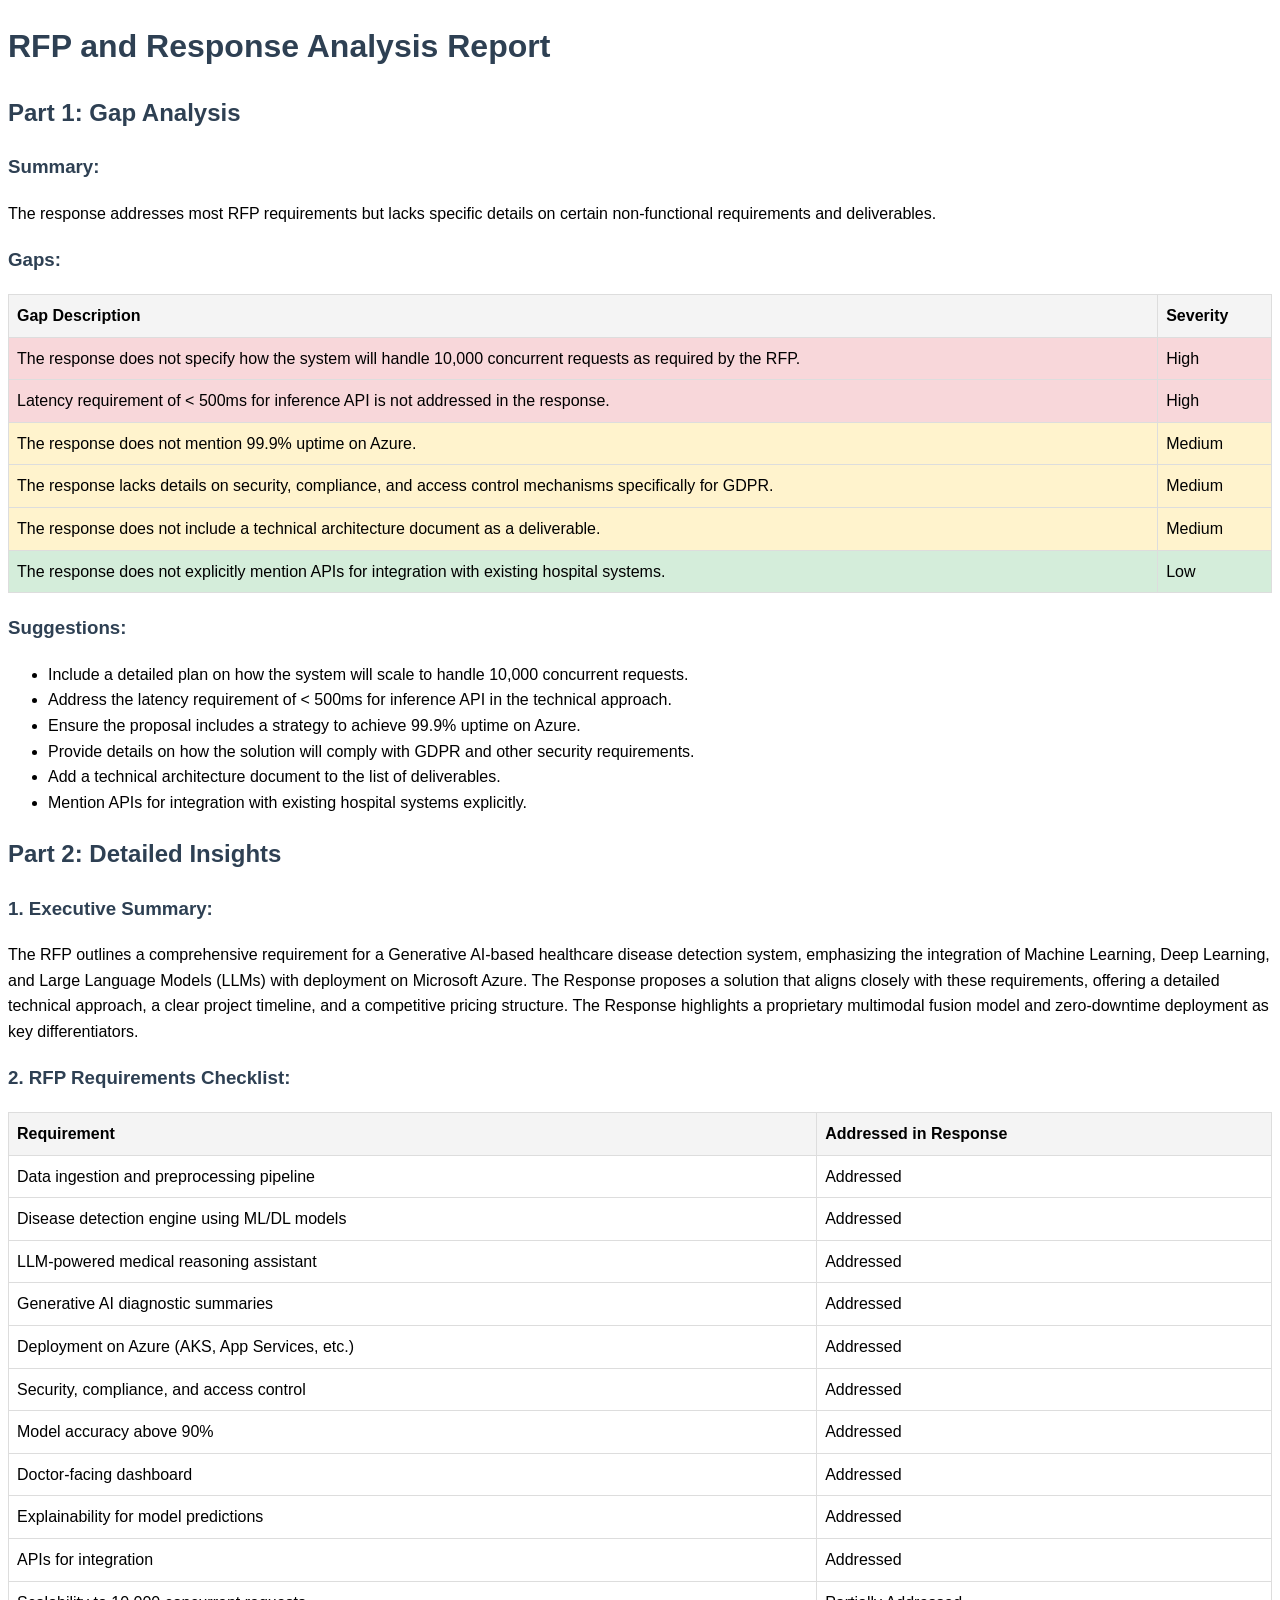
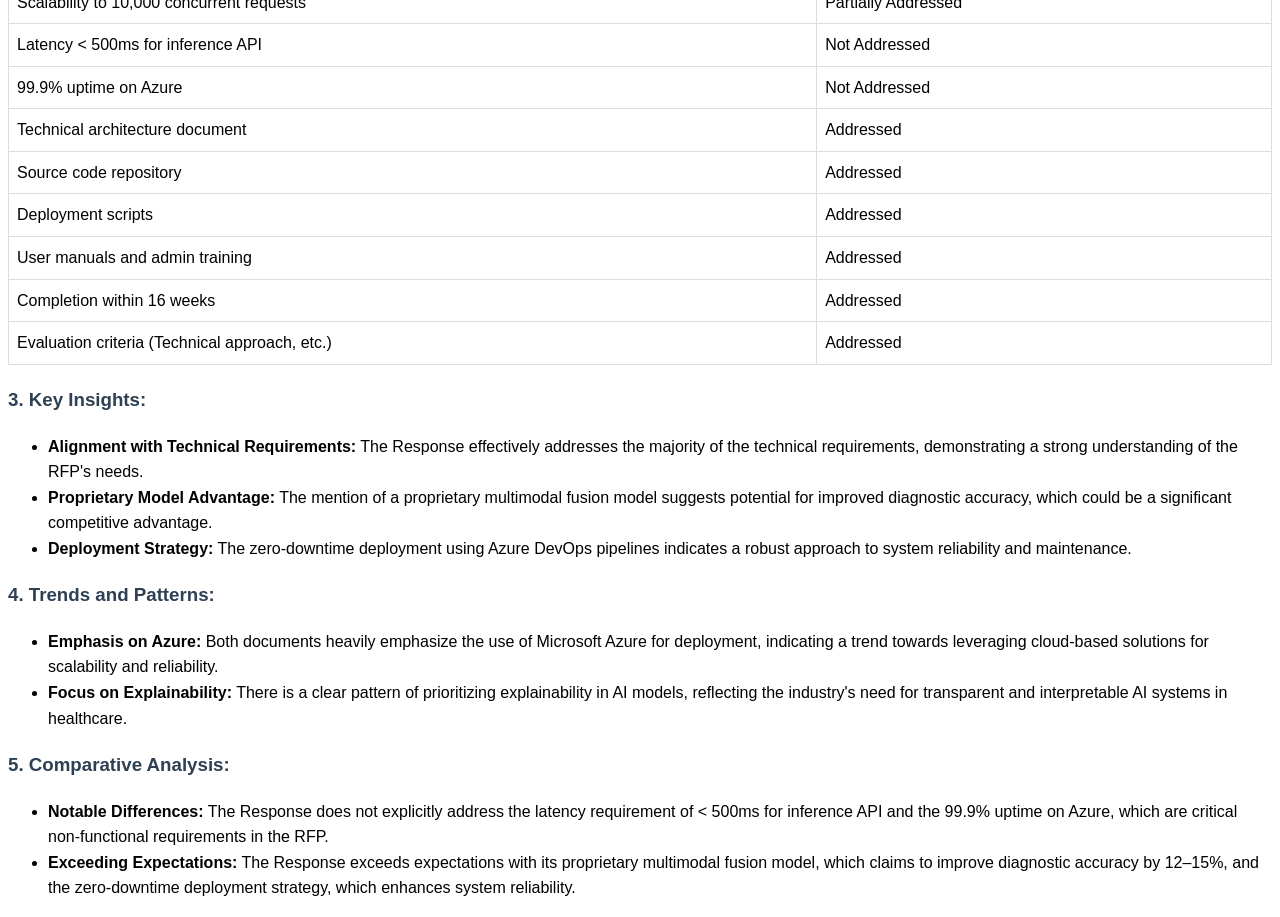
<file: downloadable_reports/report_AGI5123XVB_3eab1627-b64f-411a-a944-a743f4925430.html>
<!DOCTYPE html>
<html lang="en">
<head>
    <meta charset="UTF-8">
    <meta name="viewport" content="width=device-width, initial-scale=1.0">
    <title>RFP and Response Analysis Report</title>
    <style>
        body {
            font-family: Arial, sans-serif;
            line-height: 1.6;
        }
        h1, h2, h3 {
            color: #2E4053;
        }
        table {
            width: 100%;
            border-collapse: collapse;
            margin-bottom: 20px;
        }
        th, td {
            padding: 8px;
            text-align: left;
            border: 1px solid #ddd;
        }
        th {
            background-color: #f4f4f4;
        }
        .severity-high {
            background-color: #f8d7da;
        }
        .severity-medium {
            background-color: #fff3cd;
        }
        .severity-low {
            background-color: #d4edda;
        }
    </style>
</head>
<body>

    <h1>RFP and Response Analysis Report</h1>

    <h2>Part 1: Gap Analysis</h2>
    <h3>Summary:</h3>
    <p>The response addresses most RFP requirements but lacks specific details on certain non-functional requirements and deliverables.</p>

    <h3>Gaps:</h3>
    <table>
        <thead>
            <tr>
                <th>Gap Description</th>
                <th>Severity</th>
            </tr>
        </thead>
        <tbody>
            <tr class="severity-high">
                <td>The response does not specify how the system will handle 10,000 concurrent requests as required by the RFP.</td>
                <td>High</td>
            </tr>
            <tr class="severity-high">
                <td>Latency requirement of &lt; 500ms for inference API is not addressed in the response.</td>
                <td>High</td>
            </tr>
            <tr class="severity-medium">
                <td>The response does not mention 99.9% uptime on Azure.</td>
                <td>Medium</td>
            </tr>
            <tr class="severity-medium">
                <td>The response lacks details on security, compliance, and access control mechanisms specifically for GDPR.</td>
                <td>Medium</td>
            </tr>
            <tr class="severity-medium">
                <td>The response does not include a technical architecture document as a deliverable.</td>
                <td>Medium</td>
            </tr>
            <tr class="severity-low">
                <td>The response does not explicitly mention APIs for integration with existing hospital systems.</td>
                <td>Low</td>
            </tr>
        </tbody>
    </table>

    <h3>Suggestions:</h3>
    <ul>
        <li>Include a detailed plan on how the system will scale to handle 10,000 concurrent requests.</li>
        <li>Address the latency requirement of &lt; 500ms for inference API in the technical approach.</li>
        <li>Ensure the proposal includes a strategy to achieve 99.9% uptime on Azure.</li>
        <li>Provide details on how the solution will comply with GDPR and other security requirements.</li>
        <li>Add a technical architecture document to the list of deliverables.</li>
        <li>Mention APIs for integration with existing hospital systems explicitly.</li>
    </ul>

    <h2>Part 2: Detailed Insights</h2>

    <h3>1. Executive Summary:</h3>
    <p>The RFP outlines a comprehensive requirement for a Generative AI-based healthcare disease detection system, emphasizing the integration of Machine Learning, Deep Learning, and Large Language Models (LLMs) with deployment on Microsoft Azure. The Response proposes a solution that aligns closely with these requirements, offering a detailed technical approach, a clear project timeline, and a competitive pricing structure. The Response highlights a proprietary multimodal fusion model and zero-downtime deployment as key differentiators.</p>

    <h3>2. RFP Requirements Checklist:</h3>
    <table>
        <thead>
            <tr>
                <th>Requirement</th>
                <th>Addressed in Response</th>
            </tr>
        </thead>
        <tbody>
            <tr>
                <td>Data ingestion and preprocessing pipeline</td>
                <td>Addressed</td>
            </tr>
            <tr>
                <td>Disease detection engine using ML/DL models</td>
                <td>Addressed</td>
            </tr>
            <tr>
                <td>LLM-powered medical reasoning assistant</td>
                <td>Addressed</td>
            </tr>
            <tr>
                <td>Generative AI diagnostic summaries</td>
                <td>Addressed</td>
            </tr>
            <tr>
                <td>Deployment on Azure (AKS, App Services, etc.)</td>
                <td>Addressed</td>
            </tr>
            <tr>
                <td>Security, compliance, and access control</td>
                <td>Addressed</td>
            </tr>
            <tr>
                <td>Model accuracy above 90%</td>
                <td>Addressed</td>
            </tr>
            <tr>
                <td>Doctor-facing dashboard</td>
                <td>Addressed</td>
            </tr>
            <tr>
                <td>Explainability for model predictions</td>
                <td>Addressed</td>
            </tr>
            <tr>
                <td>APIs for integration</td>
                <td>Addressed</td>
            </tr>
            <tr>
                <td>Scalability to 10,000 concurrent requests</td>
                <td>Partially Addressed</td>
            </tr>
            <tr>
                <td>Latency &lt; 500ms for inference API</td>
                <td>Not Addressed</td>
            </tr>
            <tr>
                <td>99.9% uptime on Azure</td>
                <td>Not Addressed</td>
            </tr>
            <tr>
                <td>Technical architecture document</td>
                <td>Addressed</td>
            </tr>
            <tr>
                <td>Source code repository</td>
                <td>Addressed</td>
            </tr>
            <tr>
                <td>Deployment scripts</td>
                <td>Addressed</td>
            </tr>
            <tr>
                <td>User manuals and admin training</td>
                <td>Addressed</td>
            </tr>
            <tr>
                <td>Completion within 16 weeks</td>
                <td>Addressed</td>
            </tr>
            <tr>
                <td>Evaluation criteria (Technical approach, etc.)</td>
                <td>Addressed</td>
            </tr>
        </tbody>
    </table>

    <h3>3. Key Insights:</h3>
    <ul>
        <li><strong>Alignment with Technical Requirements:</strong> The Response effectively addresses the majority of the technical requirements, demonstrating a strong understanding of the RFP's needs.</li>
        <li><strong>Proprietary Model Advantage:</strong> The mention of a proprietary multimodal fusion model suggests potential for improved diagnostic accuracy, which could be a significant competitive advantage.</li>
        <li><strong>Deployment Strategy:</strong> The zero-downtime deployment using Azure DevOps pipelines indicates a robust approach to system reliability and maintenance.</li>
    </ul>

    <h3>4. Trends and Patterns:</h3>
    <ul>
        <li><strong>Emphasis on Azure:</strong> Both documents heavily emphasize the use of Microsoft Azure for deployment, indicating a trend towards leveraging cloud-based solutions for scalability and reliability.</li>
        <li><strong>Focus on Explainability:</strong> There is a clear pattern of prioritizing explainability in AI models, reflecting the industry's need for transparent and interpretable AI systems in healthcare.</li>
    </ul>

    <h3>5. Comparative Analysis:</h3>
    <ul>
        <li><strong>Notable Differences:</strong> The Response does not explicitly address the latency requirement of &lt; 500ms for inference API and the 99.9% uptime on Azure, which are critical non-functional requirements in the RFP.</li>
        <li><strong>Exceeding Expectations:</strong> The Response exceeds expectations with its proprietary multimodal fusion model, which claims to improve diagnostic accuracy by 12–15%, and the zero-downtime deployment strategy, which enhances system reliability.</li>
    </ul>

</body>
</html>
</file>
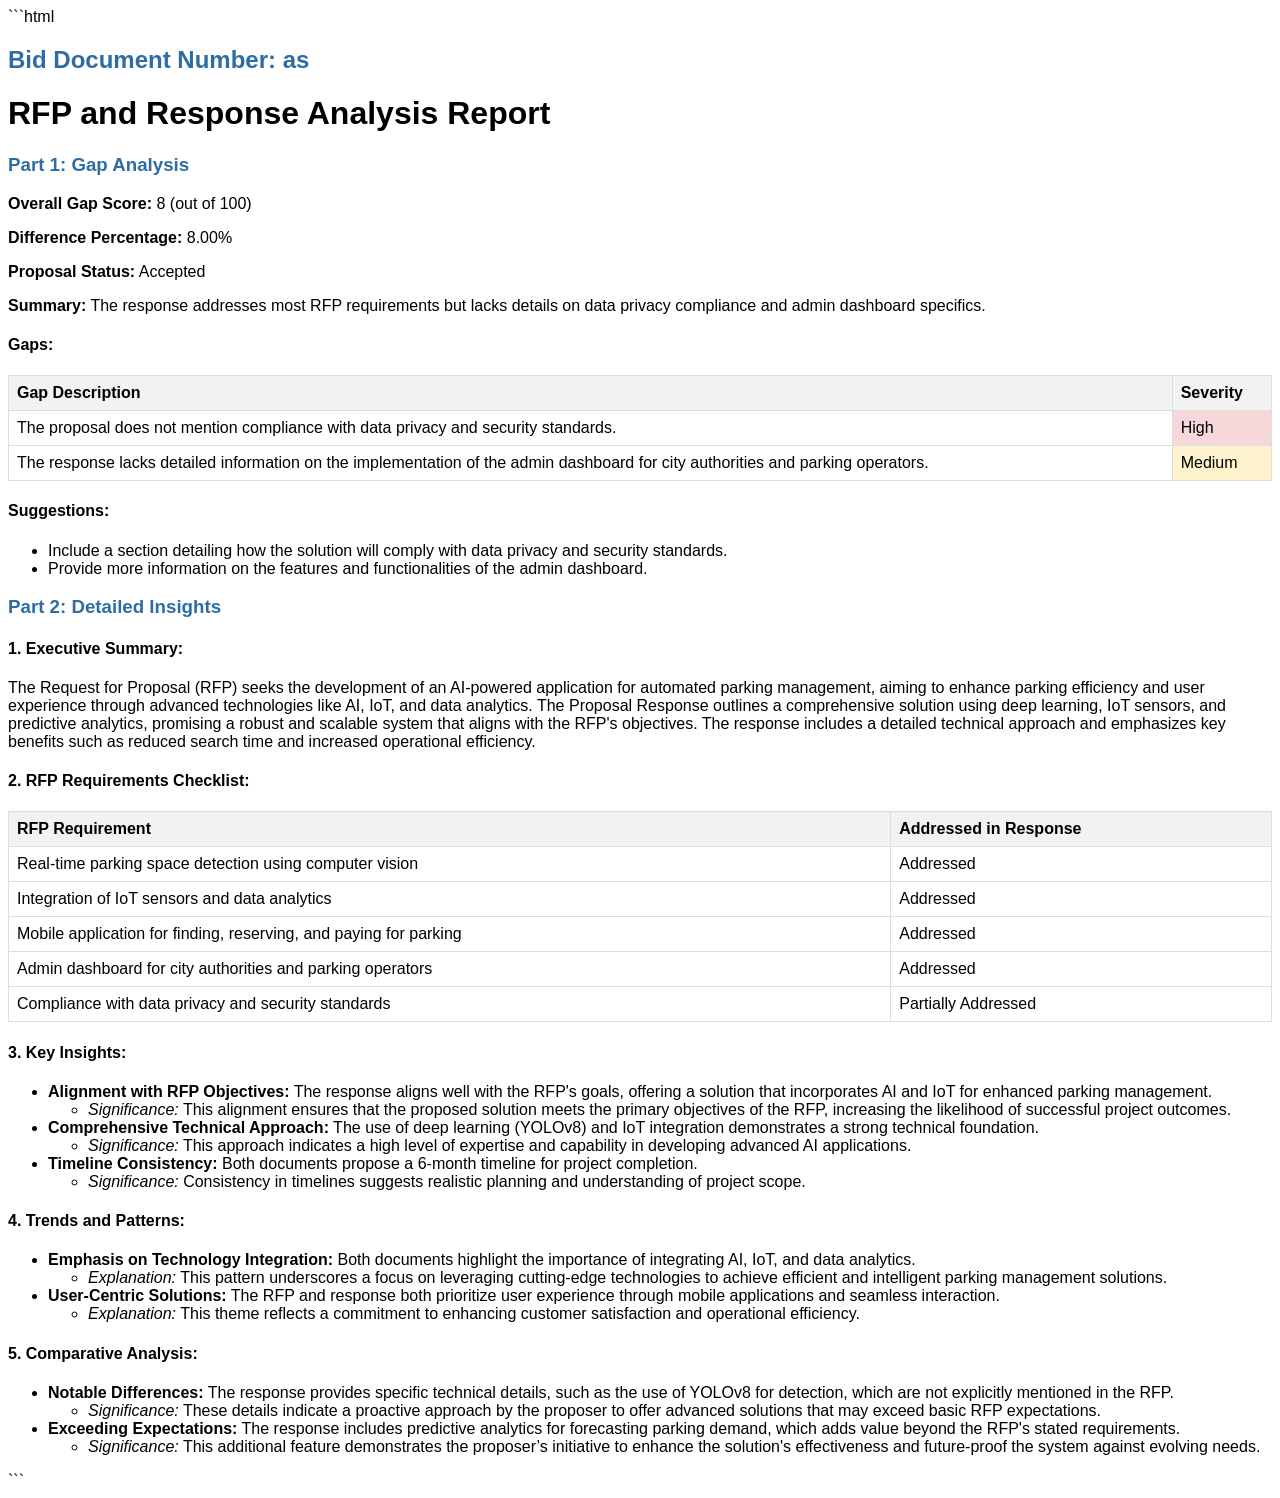
<file: downloadable_reports/report_as_8a10b00a-d283-49e8-816c-cf03c0f2b745.html>
```html
<!DOCTYPE html>
<html lang="en">
<head>
    <meta charset="UTF-8">
    <meta name="viewport" content="width=device-width, initial-scale=1.0">
    <title>RFP and Response Analysis Report</title>
    <style>
        body { font-family: Arial, sans-serif; }
        h2, h3 { color: #2E6DA4; }
        table { width: 100%; border-collapse: collapse; margin-bottom: 20px; }
        th, td { border: 1px solid #ddd; padding: 8px; text-align: left; }
        th { background-color: #f2f2f2; }
        .high { background-color: #f8d7da; }
        .medium { background-color: #fff3cd; }
        .low { background-color: #d4edda; }
    </style>
</head>
<body>

    <h2>Bid Document Number: as</h2>
    <h1>RFP and Response Analysis Report</h1>

    <h3>Part 1: Gap Analysis</h3>

    <p><strong>Overall Gap Score:</strong> 8 (out of 100)</p>
    <p><strong>Difference Percentage:</strong> 8.00%</p>
    <p><strong>Proposal Status:</strong> Accepted</p>
    <p><strong>Summary:</strong> The response addresses most RFP requirements but lacks details on data privacy compliance and admin dashboard specifics.</p>

    <h4>Gaps:</h4>
    <table>
        <tr>
            <th>Gap Description</th>
            <th>Severity</th>
        </tr>
        <tr>
            <td>The proposal does not mention compliance with data privacy and security standards.</td>
            <td class="high">High</td>
        </tr>
        <tr>
            <td>The response lacks detailed information on the implementation of the admin dashboard for city authorities and parking operators.</td>
            <td class="medium">Medium</td>
        </tr>
    </table>

    <h4>Suggestions:</h4>
    <ul>
        <li>Include a section detailing how the solution will comply with data privacy and security standards.</li>
        <li>Provide more information on the features and functionalities of the admin dashboard.</li>
    </ul>

    <h3>Part 2: Detailed Insights</h3>

    <h4>1. Executive Summary:</h4>
    <p>The Request for Proposal (RFP) seeks the development of an AI-powered application for automated parking management, aiming to enhance parking efficiency and user experience through advanced technologies like AI, IoT, and data analytics. The Proposal Response outlines a comprehensive solution using deep learning, IoT sensors, and predictive analytics, promising a robust and scalable system that aligns with the RFP's objectives. The response includes a detailed technical approach and emphasizes key benefits such as reduced search time and increased operational efficiency.</p>

    <h4>2. RFP Requirements Checklist:</h4>
    <table>
        <tr>
            <th>RFP Requirement</th>
            <th>Addressed in Response</th>
        </tr>
        <tr>
            <td>Real-time parking space detection using computer vision</td>
            <td>Addressed</td>
        </tr>
        <tr>
            <td>Integration of IoT sensors and data analytics</td>
            <td>Addressed</td>
        </tr>
        <tr>
            <td>Mobile application for finding, reserving, and paying for parking</td>
            <td>Addressed</td>
        </tr>
        <tr>
            <td>Admin dashboard for city authorities and parking operators</td>
            <td>Addressed</td>
        </tr>
        <tr>
            <td>Compliance with data privacy and security standards</td>
            <td>Partially Addressed</td>
        </tr>
    </table>

    <h4>3. Key Insights:</h4>
    <ul>
        <li><strong>Alignment with RFP Objectives:</strong> The response aligns well with the RFP's goals, offering a solution that incorporates AI and IoT for enhanced parking management.</li>
        <ul>
            <li><em>Significance:</em> This alignment ensures that the proposed solution meets the primary objectives of the RFP, increasing the likelihood of successful project outcomes.</li>
        </ul>
        <li><strong>Comprehensive Technical Approach:</strong> The use of deep learning (YOLOv8) and IoT integration demonstrates a strong technical foundation.</li>
        <ul>
            <li><em>Significance:</em> This approach indicates a high level of expertise and capability in developing advanced AI applications.</li>
        </ul>
        <li><strong>Timeline Consistency:</strong> Both documents propose a 6-month timeline for project completion.</li>
        <ul>
            <li><em>Significance:</em> Consistency in timelines suggests realistic planning and understanding of project scope.</li>
        </ul>
    </ul>

    <h4>4. Trends and Patterns:</h4>
    <ul>
        <li><strong>Emphasis on Technology Integration:</strong> Both documents highlight the importance of integrating AI, IoT, and data analytics.</li>
        <ul>
            <li><em>Explanation:</em> This pattern underscores a focus on leveraging cutting-edge technologies to achieve efficient and intelligent parking management solutions.</li>
        </ul>
        <li><strong>User-Centric Solutions:</strong> The RFP and response both prioritize user experience through mobile applications and seamless interaction.</li>
        <ul>
            <li><em>Explanation:</em> This theme reflects a commitment to enhancing customer satisfaction and operational efficiency.</li>
        </ul>
    </ul>

    <h4>5. Comparative Analysis:</h4>
    <ul>
        <li><strong>Notable Differences:</strong> The response provides specific technical details, such as the use of YOLOv8 for detection, which are not explicitly mentioned in the RFP.</li>
        <ul>
            <li><em>Significance:</em> These details indicate a proactive approach by the proposer to offer advanced solutions that may exceed basic RFP expectations.</li>
        </ul>
        <li><strong>Exceeding Expectations:</strong> The response includes predictive analytics for forecasting parking demand, which adds value beyond the RFP's stated requirements.</li>
        <ul>
            <li><em>Significance:</em> This additional feature demonstrates the proposer’s initiative to enhance the solution's effectiveness and future-proof the system against evolving needs.</li>
        </ul>
    </ul>

</body>
</html>
```
</file>
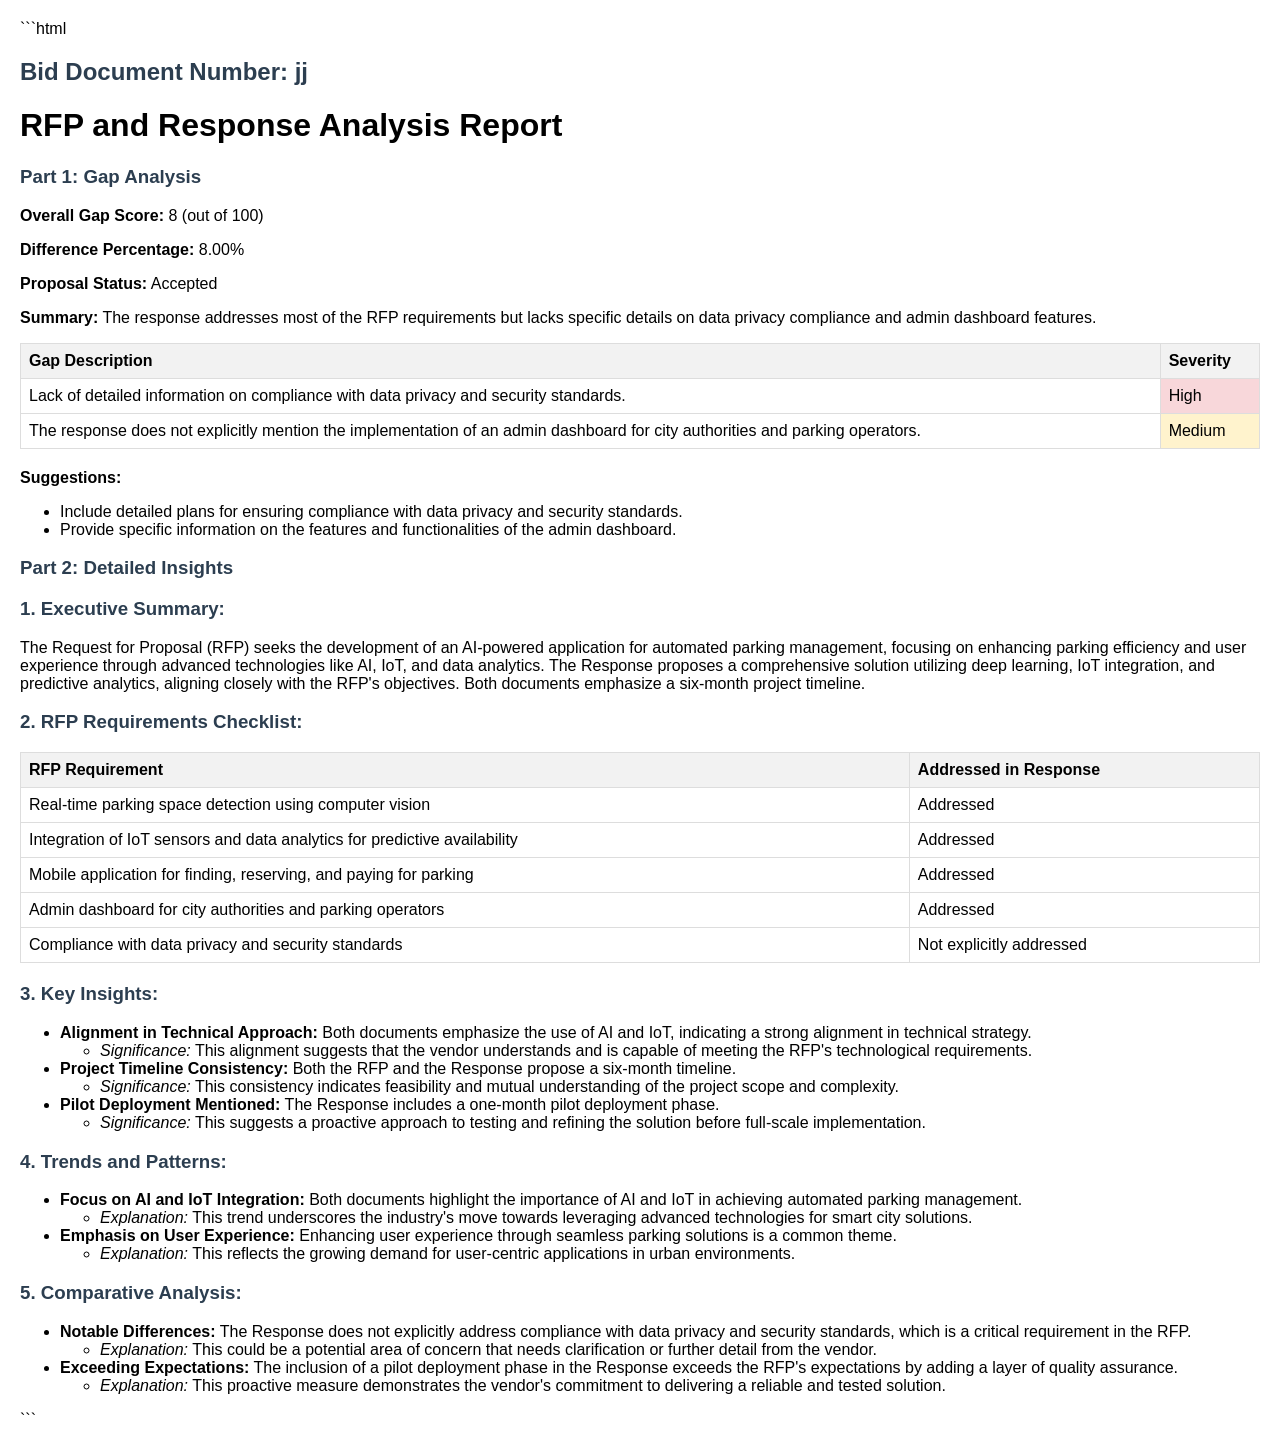
<file: downloadable_reports/report_jj_a4cfb9e6-8a60-4807-893a-231df825218e.html>
```html
<!DOCTYPE html>
<html lang="en">
<head>
    <meta charset="UTF-8">
    <meta name="viewport" content="width=device-width, initial-scale=1.0">
    <title>RFP and Response Analysis Report</title>
    <style>
        body {
            font-family: Arial, sans-serif;
            margin: 20px;
        }
        h2, h3 {
            color: #2c3e50;
        }
        table {
            width: 100%;
            border-collapse: collapse;
            margin-bottom: 20px;
        }
        th, td {
            border: 1px solid #ddd;
            padding: 8px;
            text-align: left;
        }
        th {
            background-color: #f2f2f2;
        }
        td.highlight-high {
            background-color: #f8d7da;
        }
        td.highlight-medium {
            background-color: #fff3cd;
        }
        td.highlight-low {
            background-color: #d4edda;
        }
    </style>
</head>
<body>

    <h2>Bid Document Number: jj</h2>
    <h1>RFP and Response Analysis Report</h1>

    <h3>Part 1: Gap Analysis</h3>
    <p><strong>Overall Gap Score:</strong> 8 (out of 100)</p>
    <p><strong>Difference Percentage:</strong> 8.00%</p>
    <p><strong>Proposal Status:</strong> Accepted</p>
    <p><strong>Summary:</strong> The response addresses most of the RFP requirements but lacks specific details on data privacy compliance and admin dashboard features.</p>
    
    <table>
        <thead>
            <tr>
                <th>Gap Description</th>
                <th>Severity</th>
            </tr>
        </thead>
        <tbody>
            <tr>
                <td>Lack of detailed information on compliance with data privacy and security standards.</td>
                <td class="highlight-high">High</td>
            </tr>
            <tr>
                <td>The response does not explicitly mention the implementation of an admin dashboard for city authorities and parking operators.</td>
                <td class="highlight-medium">Medium</td>
            </tr>
        </tbody>
    </table>

    <p><strong>Suggestions:</strong></p>
    <ul>
        <li>Include detailed plans for ensuring compliance with data privacy and security standards.</li>
        <li>Provide specific information on the features and functionalities of the admin dashboard.</li>
    </ul>

    <h3>Part 2: Detailed Insights</h3>

    <h3>1. Executive Summary:</h3>
    <p>The Request for Proposal (RFP) seeks the development of an AI-powered application for automated parking management, focusing on enhancing parking efficiency and user experience through advanced technologies like AI, IoT, and data analytics. The Response proposes a comprehensive solution utilizing deep learning, IoT integration, and predictive analytics, aligning closely with the RFP's objectives. Both documents emphasize a six-month project timeline.</p>

    <h3>2. RFP Requirements Checklist:</h3>
    <table>
        <thead>
            <tr>
                <th>RFP Requirement</th>
                <th>Addressed in Response</th>
            </tr>
        </thead>
        <tbody>
            <tr>
                <td>Real-time parking space detection using computer vision</td>
                <td>Addressed</td>
            </tr>
            <tr>
                <td>Integration of IoT sensors and data analytics for predictive availability</td>
                <td>Addressed</td>
            </tr>
            <tr>
                <td>Mobile application for finding, reserving, and paying for parking</td>
                <td>Addressed</td>
            </tr>
            <tr>
                <td>Admin dashboard for city authorities and parking operators</td>
                <td>Addressed</td>
            </tr>
            <tr>
                <td>Compliance with data privacy and security standards</td>
                <td>Not explicitly addressed</td>
            </tr>
        </tbody>
    </table>

    <h3>3. Key Insights:</h3>
    <ul>
        <li><strong>Alignment in Technical Approach:</strong> Both documents emphasize the use of AI and IoT, indicating a strong alignment in technical strategy.
            <ul>
                <li><em>Significance:</em> This alignment suggests that the vendor understands and is capable of meeting the RFP's technological requirements.</li>
            </ul>
        </li>
        <li><strong>Project Timeline Consistency:</strong> Both the RFP and the Response propose a six-month timeline.
            <ul>
                <li><em>Significance:</em> This consistency indicates feasibility and mutual understanding of the project scope and complexity.</li>
            </ul>
        </li>
        <li><strong>Pilot Deployment Mentioned:</strong> The Response includes a one-month pilot deployment phase.
            <ul>
                <li><em>Significance:</em> This suggests a proactive approach to testing and refining the solution before full-scale implementation.</li>
            </ul>
        </li>
    </ul>

    <h3>4. Trends and Patterns:</h3>
    <ul>
        <li><strong>Focus on AI and IoT Integration:</strong> Both documents highlight the importance of AI and IoT in achieving automated parking management.
            <ul>
                <li><em>Explanation:</em> This trend underscores the industry's move towards leveraging advanced technologies for smart city solutions.</li>
            </ul>
        </li>
        <li><strong>Emphasis on User Experience:</strong> Enhancing user experience through seamless parking solutions is a common theme.
            <ul>
                <li><em>Explanation:</em> This reflects the growing demand for user-centric applications in urban environments.</li>
            </ul>
        </li>
    </ul>

    <h3>5. Comparative Analysis:</h3>
    <ul>
        <li><strong>Notable Differences:</strong> The Response does not explicitly address compliance with data privacy and security standards, which is a critical requirement in the RFP.
            <ul>
                <li><em>Explanation:</em> This could be a potential area of concern that needs clarification or further detail from the vendor.</li>
            </ul>
        </li>
        <li><strong>Exceeding Expectations:</strong> The inclusion of a pilot deployment phase in the Response exceeds the RFP's expectations by adding a layer of quality assurance.
            <ul>
                <li><em>Explanation:</em> This proactive measure demonstrates the vendor's commitment to delivering a reliable and tested solution.</li>
            </ul>
        </li>
    </ul>

</body>
</html>
```
</file>
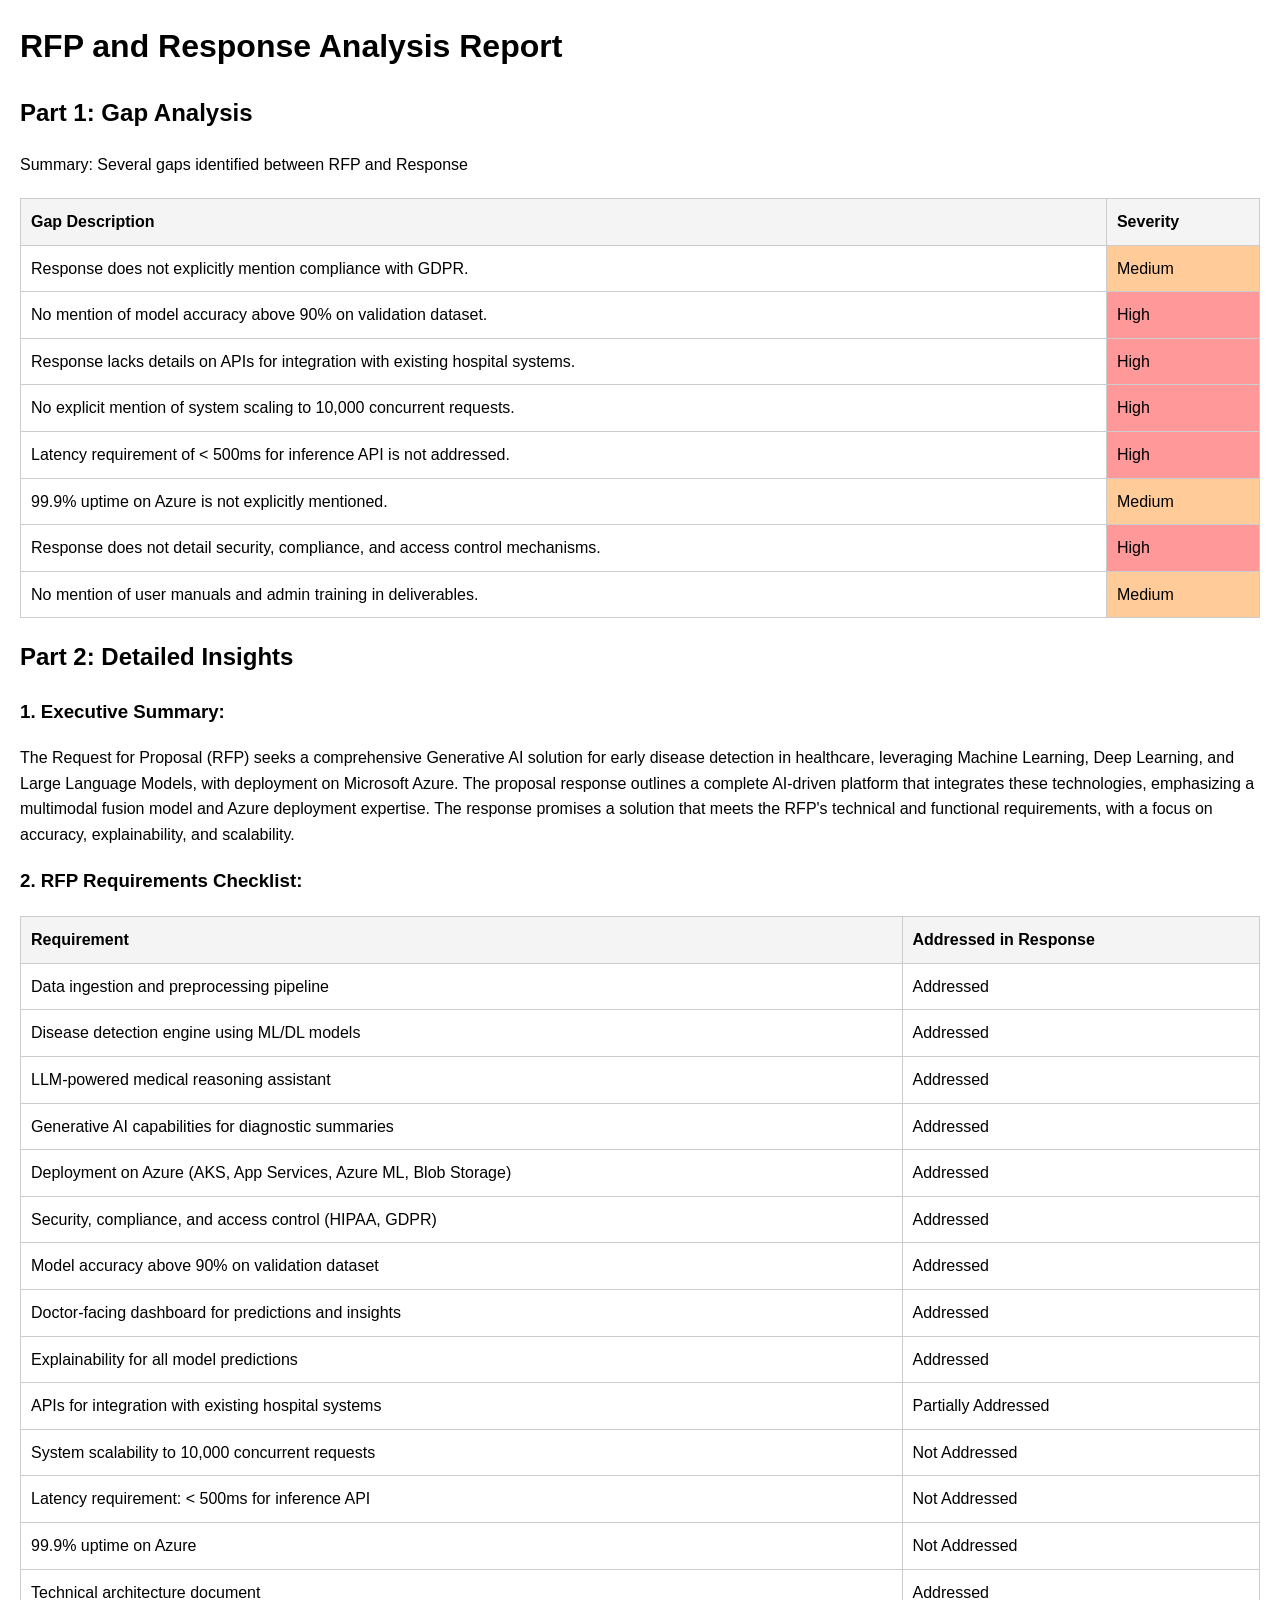
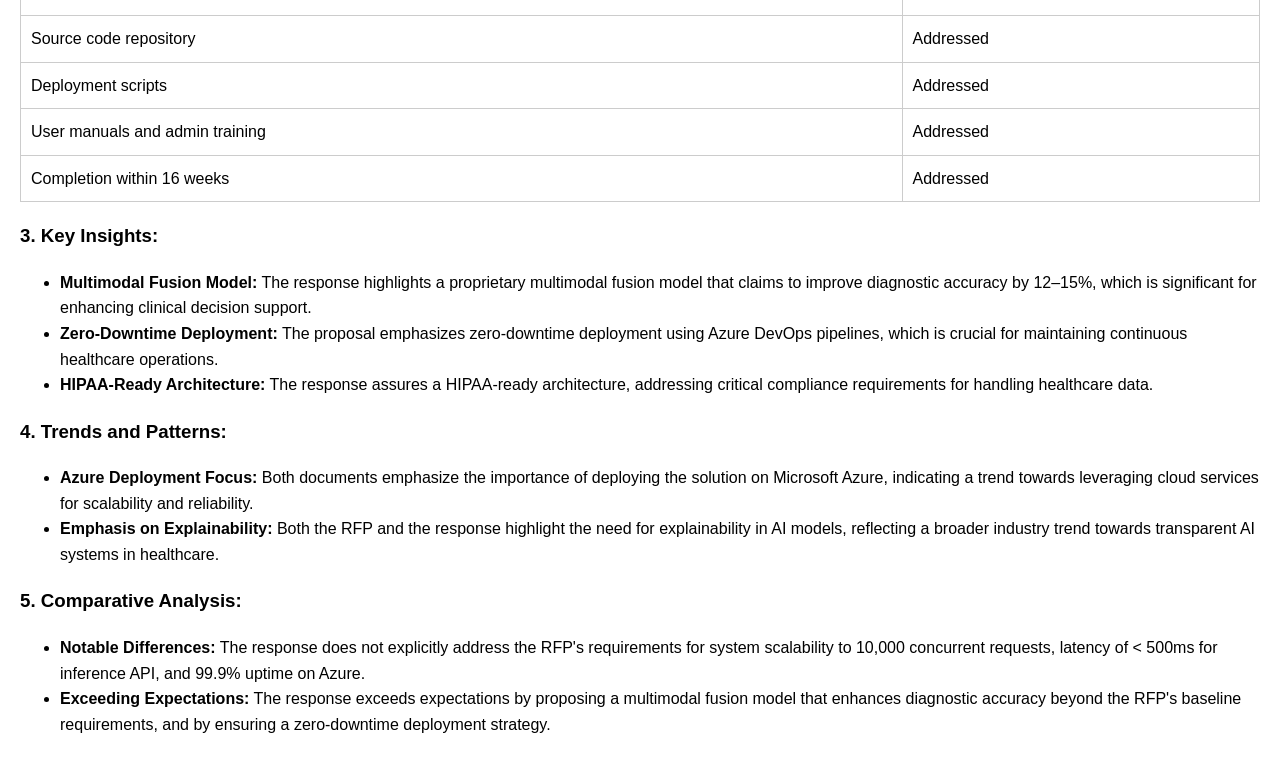
<file: downloadable_reports/report_jjj_592fed29-614a-4d22-9286-10c474040dd0.html>
<!DOCTYPE html>
<html lang="en">
<head>
    <meta charset="UTF-8">
    <meta name="viewport" content="width=device-width, initial-scale=1.0">
    <title>RFP and Response Analysis Report</title>
    <style>
        body {
            font-family: Arial, sans-serif;
            line-height: 1.6;
            margin: 20px;
        }
        table {
            width: 100%;
            border-collapse: collapse;
            margin-top: 20px;
        }
        th, td {
            padding: 10px;
            border: 1px solid #ccc;
            text-align: left;
        }
        th {
            background-color: #f4f4f4;
        }
        .severity-high {
            background-color: #ff9999; /* light red */
        }
        .severity-medium {
            background-color: #ffcc99; /* light orange */
        }
        .severity-low {
            background-color: #ffff99; /* light yellow */
        }
    </style>
</head>
<body>

    <h1>RFP and Response Analysis Report</h1>

    <h2>Part 1: Gap Analysis</h2>
    <p>Summary: Several gaps identified between RFP and Response</p>
    
    <table>
        <thead>
            <tr>
                <th>Gap Description</th>
                <th>Severity</th>
            </tr>
        </thead>
        <tbody>
            <tr>
                <td>Response does not explicitly mention compliance with GDPR.</td>
                <td class="severity-medium">Medium</td>
            </tr>
            <tr>
                <td>No mention of model accuracy above 90% on validation dataset.</td>
                <td class="severity-high">High</td>
            </tr>
            <tr>
                <td>Response lacks details on APIs for integration with existing hospital systems.</td>
                <td class="severity-high">High</td>
            </tr>
            <tr>
                <td>No explicit mention of system scaling to 10,000 concurrent requests.</td>
                <td class="severity-high">High</td>
            </tr>
            <tr>
                <td>Latency requirement of &lt; 500ms for inference API is not addressed.</td>
                <td class="severity-high">High</td>
            </tr>
            <tr>
                <td>99.9% uptime on Azure is not explicitly mentioned.</td>
                <td class="severity-medium">Medium</td>
            </tr>
            <tr>
                <td>Response does not detail security, compliance, and access control mechanisms.</td>
                <td class="severity-high">High</td>
            </tr>
            <tr>
                <td>No mention of user manuals and admin training in deliverables.</td>
                <td class="severity-medium">Medium</td>
            </tr>
        </tbody>
    </table>

    <h2>Part 2: Detailed Insights</h2>

    <h3>1. Executive Summary:</h3>
    <p>The Request for Proposal (RFP) seeks a comprehensive Generative AI solution for early disease detection in healthcare, leveraging Machine Learning, Deep Learning, and Large Language Models, with deployment on Microsoft Azure. The proposal response outlines a complete AI-driven platform that integrates these technologies, emphasizing a multimodal fusion model and Azure deployment expertise. The response promises a solution that meets the RFP's technical and functional requirements, with a focus on accuracy, explainability, and scalability.</p>

    <h3>2. RFP Requirements Checklist:</h3>
    <table>
        <thead>
            <tr>
                <th>Requirement</th>
                <th>Addressed in Response</th>
            </tr>
        </thead>
        <tbody>
            <tr>
                <td>Data ingestion and preprocessing pipeline</td>
                <td>Addressed</td>
            </tr>
            <tr>
                <td>Disease detection engine using ML/DL models</td>
                <td>Addressed</td>
            </tr>
            <tr>
                <td>LLM-powered medical reasoning assistant</td>
                <td>Addressed</td>
            </tr>
            <tr>
                <td>Generative AI capabilities for diagnostic summaries</td>
                <td>Addressed</td>
            </tr>
            <tr>
                <td>Deployment on Azure (AKS, App Services, Azure ML, Blob Storage)</td>
                <td>Addressed</td>
            </tr>
            <tr>
                <td>Security, compliance, and access control (HIPAA, GDPR)</td>
                <td>Addressed</td>
            </tr>
            <tr>
                <td>Model accuracy above 90% on validation dataset</td>
                <td>Addressed</td>
            </tr>
            <tr>
                <td>Doctor-facing dashboard for predictions and insights</td>
                <td>Addressed</td>
            </tr>
            <tr>
                <td>Explainability for all model predictions</td>
                <td>Addressed</td>
            </tr>
            <tr>
                <td>APIs for integration with existing hospital systems</td>
                <td>Partially Addressed</td>
            </tr>
            <tr>
                <td>System scalability to 10,000 concurrent requests</td>
                <td>Not Addressed</td>
            </tr>
            <tr>
                <td>Latency requirement: &lt; 500ms for inference API</td>
                <td>Not Addressed</td>
            </tr>
            <tr>
                <td>99.9% uptime on Azure</td>
                <td>Not Addressed</td>
            </tr>
            <tr>
                <td>Technical architecture document</td>
                <td>Addressed</td>
            </tr>
            <tr>
                <td>Source code repository</td>
                <td>Addressed</td>
            </tr>
            <tr>
                <td>Deployment scripts</td>
                <td>Addressed</td>
            </tr>
            <tr>
                <td>User manuals and admin training</td>
                <td>Addressed</td>
            </tr>
            <tr>
                <td>Completion within 16 weeks</td>
                <td>Addressed</td>
            </tr>
        </tbody>
    </table>

    <h3>3. Key Insights:</h3>
    <ul>
        <li><strong>Multimodal Fusion Model:</strong> The response highlights a proprietary multimodal fusion model that claims to improve diagnostic accuracy by 12–15%, which is significant for enhancing clinical decision support.</li>
        <li><strong>Zero-Downtime Deployment:</strong> The proposal emphasizes zero-downtime deployment using Azure DevOps pipelines, which is crucial for maintaining continuous healthcare operations.</li>
        <li><strong>HIPAA-Ready Architecture:</strong> The response assures a HIPAA-ready architecture, addressing critical compliance requirements for handling healthcare data.</li>
    </ul>

    <h3>4. Trends and Patterns:</h3>
    <ul>
        <li><strong>Azure Deployment Focus:</strong> Both documents emphasize the importance of deploying the solution on Microsoft Azure, indicating a trend towards leveraging cloud services for scalability and reliability.</li>
        <li><strong>Emphasis on Explainability:</strong> Both the RFP and the response highlight the need for explainability in AI models, reflecting a broader industry trend towards transparent AI systems in healthcare.</li>
    </ul>

    <h3>5. Comparative Analysis:</h3>
    <ul>
        <li><strong>Notable Differences:</strong> The response does not explicitly address the RFP's requirements for system scalability to 10,000 concurrent requests, latency of &lt; 500ms for inference API, and 99.9% uptime on Azure.</li>
        <li><strong>Exceeding Expectations:</strong> The response exceeds expectations by proposing a multimodal fusion model that enhances diagnostic accuracy beyond the RFP's baseline requirements, and by ensuring a zero-downtime deployment strategy.</li>
    </ul>

</body>
</html>
</file>
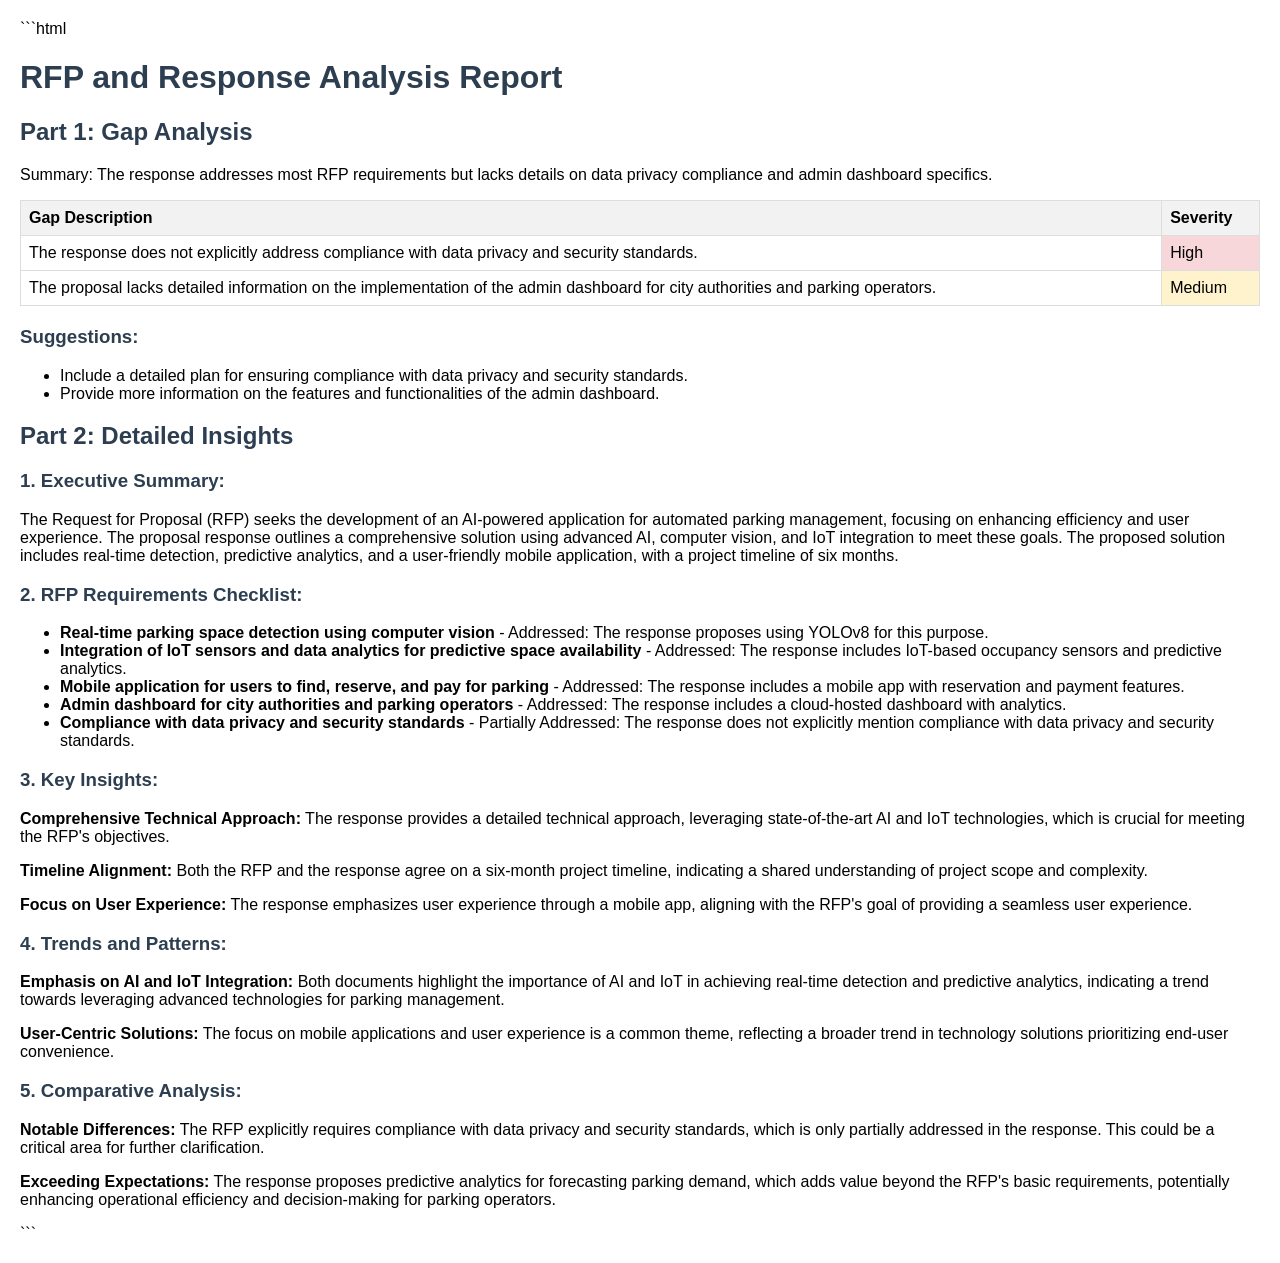
<file: downloadable_reports/report_KSA2023-BAS_b661b3a9-b6ab-40e2-93bd-12270b406923.html>
```html
<!DOCTYPE html>
<html lang="en">
<head>
    <meta charset="UTF-8">
    <meta name="viewport" content="width=device-width, initial-scale=1.0">
    <title>RFP and Response Analysis Report</title>
    <style>
        body {
            font-family: Arial, sans-serif;
            margin: 20px;
        }
        h1, h2, h3 {
            color: #2C3E50;
        }
        table {
            width: 100%;
            border-collapse: collapse;
            margin-bottom: 20px;
        }
        th, td {
            border: 1px solid #ddd;
            padding: 8px;
        }
        th {
            background-color: #f2f2f2;
            text-align: left;
        }
        .severity-high {
            background-color: #f8d7da;
        }
        .severity-medium {
            background-color: #fff3cd;
        }
        .severity-low {
            background-color: #d4edda;
        }
    </style>
</head>
<body>

    <h1>RFP and Response Analysis Report</h1>

    <h2>Part 1: Gap Analysis</h2>
    <p>Summary: The response addresses most RFP requirements but lacks details on data privacy compliance and admin dashboard specifics.</p>

    <table>
        <thead>
            <tr>
                <th>Gap Description</th>
                <th>Severity</th>
            </tr>
        </thead>
        <tbody>
            <tr>
                <td>The response does not explicitly address compliance with data privacy and security standards.</td>
                <td class="severity-high">High</td>
            </tr>
            <tr>
                <td>The proposal lacks detailed information on the implementation of the admin dashboard for city authorities and parking operators.</td>
                <td class="severity-medium">Medium</td>
            </tr>
        </tbody>
    </table>

    <h3>Suggestions:</h3>
    <ul>
        <li>Include a detailed plan for ensuring compliance with data privacy and security standards.</li>
        <li>Provide more information on the features and functionalities of the admin dashboard.</li>
    </ul>

    <h2>Part 2: Detailed Insights</h2>

    <h3>1. Executive Summary:</h3>
    <p>The Request for Proposal (RFP) seeks the development of an AI-powered application for automated parking management, focusing on enhancing efficiency and user experience. The proposal response outlines a comprehensive solution using advanced AI, computer vision, and IoT integration to meet these goals. The proposed solution includes real-time detection, predictive analytics, and a user-friendly mobile application, with a project timeline of six months.</p>

    <h3>2. RFP Requirements Checklist:</h3>
    <ul>
        <li><strong>Real-time parking space detection using computer vision</strong> - Addressed: The response proposes using YOLOv8 for this purpose.</li>
        <li><strong>Integration of IoT sensors and data analytics for predictive space availability</strong> - Addressed: The response includes IoT-based occupancy sensors and predictive analytics.</li>
        <li><strong>Mobile application for users to find, reserve, and pay for parking</strong> - Addressed: The response includes a mobile app with reservation and payment features.</li>
        <li><strong>Admin dashboard for city authorities and parking operators</strong> - Addressed: The response includes a cloud-hosted dashboard with analytics.</li>
        <li><strong>Compliance with data privacy and security standards</strong> - Partially Addressed: The response does not explicitly mention compliance with data privacy and security standards.</li>
    </ul>

    <h3>3. Key Insights:</h3>
    <p><strong>Comprehensive Technical Approach:</strong> The response provides a detailed technical approach, leveraging state-of-the-art AI and IoT technologies, which is crucial for meeting the RFP's objectives.</p>
    <p><strong>Timeline Alignment:</strong> Both the RFP and the response agree on a six-month project timeline, indicating a shared understanding of project scope and complexity.</p>
    <p><strong>Focus on User Experience:</strong> The response emphasizes user experience through a mobile app, aligning with the RFP's goal of providing a seamless user experience.</p>

    <h3>4. Trends and Patterns:</h3>
    <p><strong>Emphasis on AI and IoT Integration:</strong> Both documents highlight the importance of AI and IoT in achieving real-time detection and predictive analytics, indicating a trend towards leveraging advanced technologies for parking management.</p>
    <p><strong>User-Centric Solutions:</strong> The focus on mobile applications and user experience is a common theme, reflecting a broader trend in technology solutions prioritizing end-user convenience.</p>

    <h3>5. Comparative Analysis:</h3>
    <p><strong>Notable Differences:</strong> The RFP explicitly requires compliance with data privacy and security standards, which is only partially addressed in the response. This could be a critical area for further clarification.</p>
    <p><strong>Exceeding Expectations:</strong> The response proposes predictive analytics for forecasting parking demand, which adds value beyond the RFP's basic requirements, potentially enhancing operational efficiency and decision-making for parking operators.</p>

</body>
</html>
```
</file>
